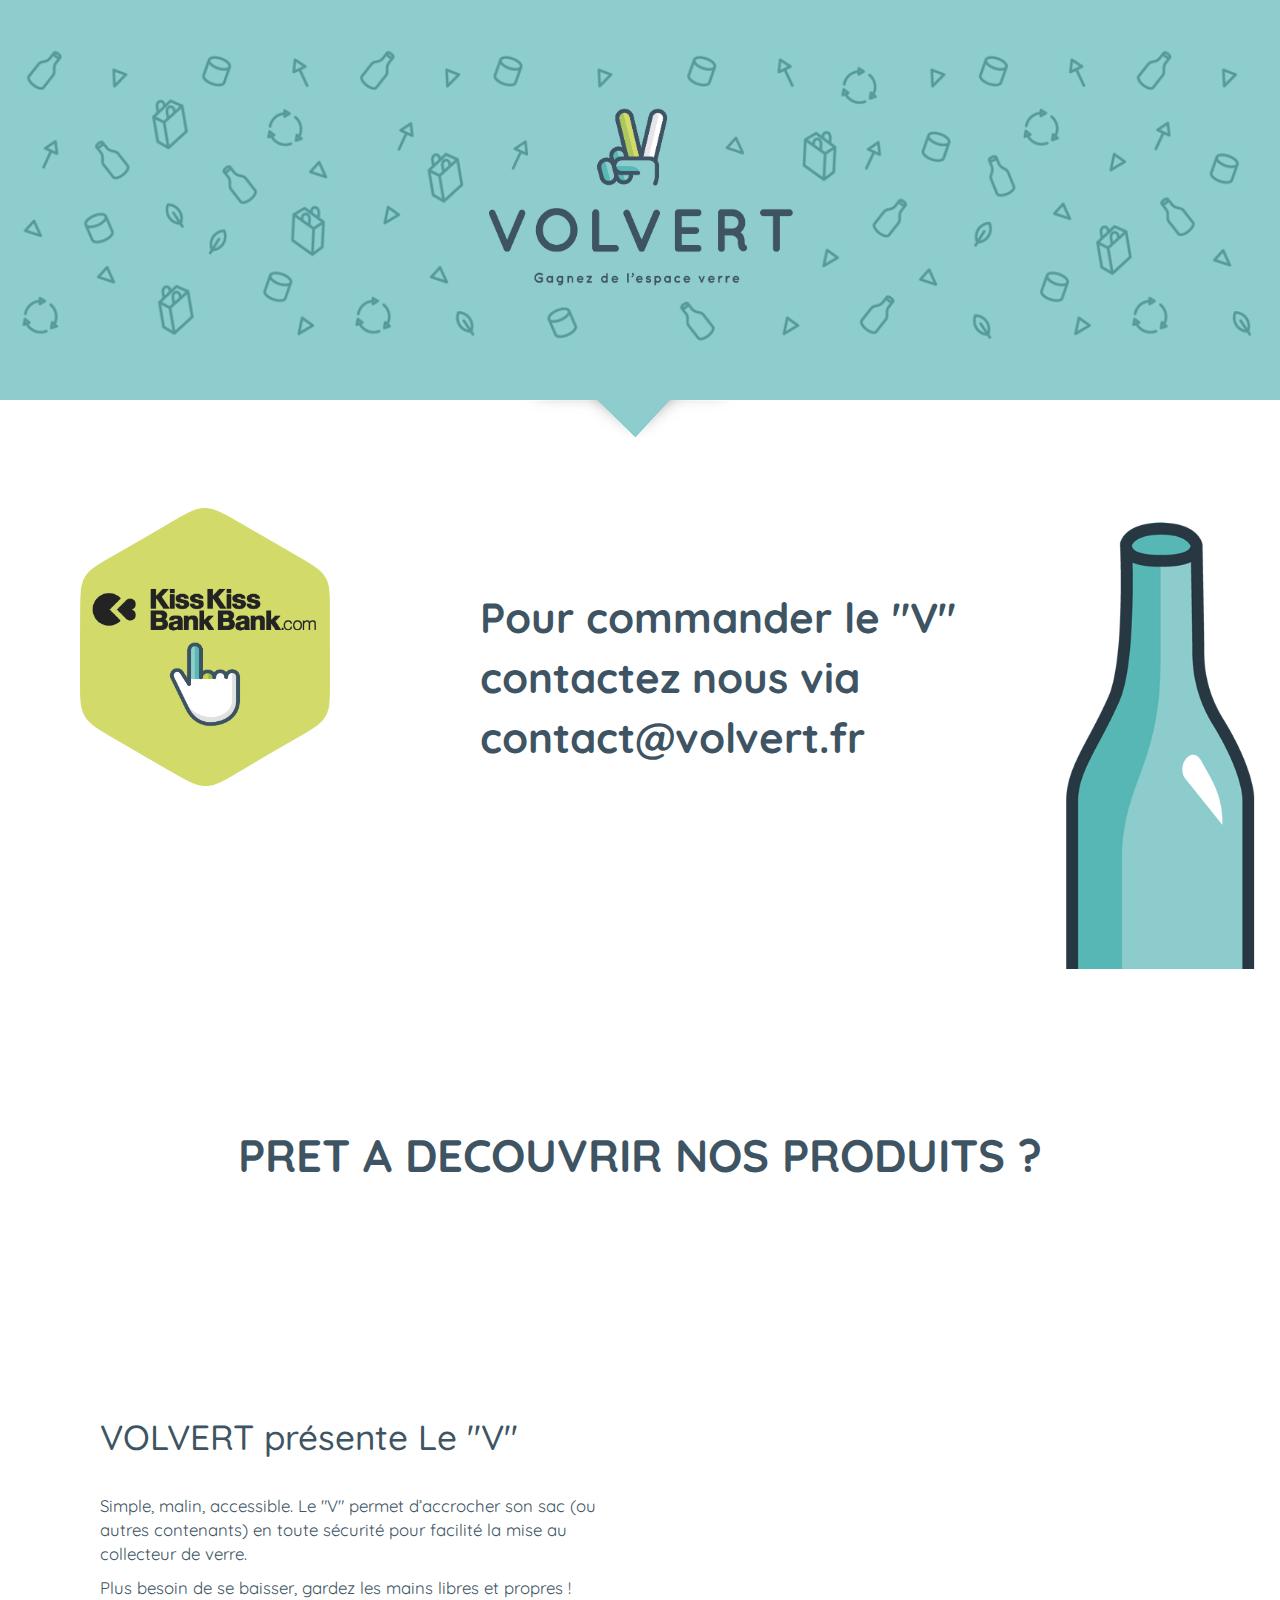
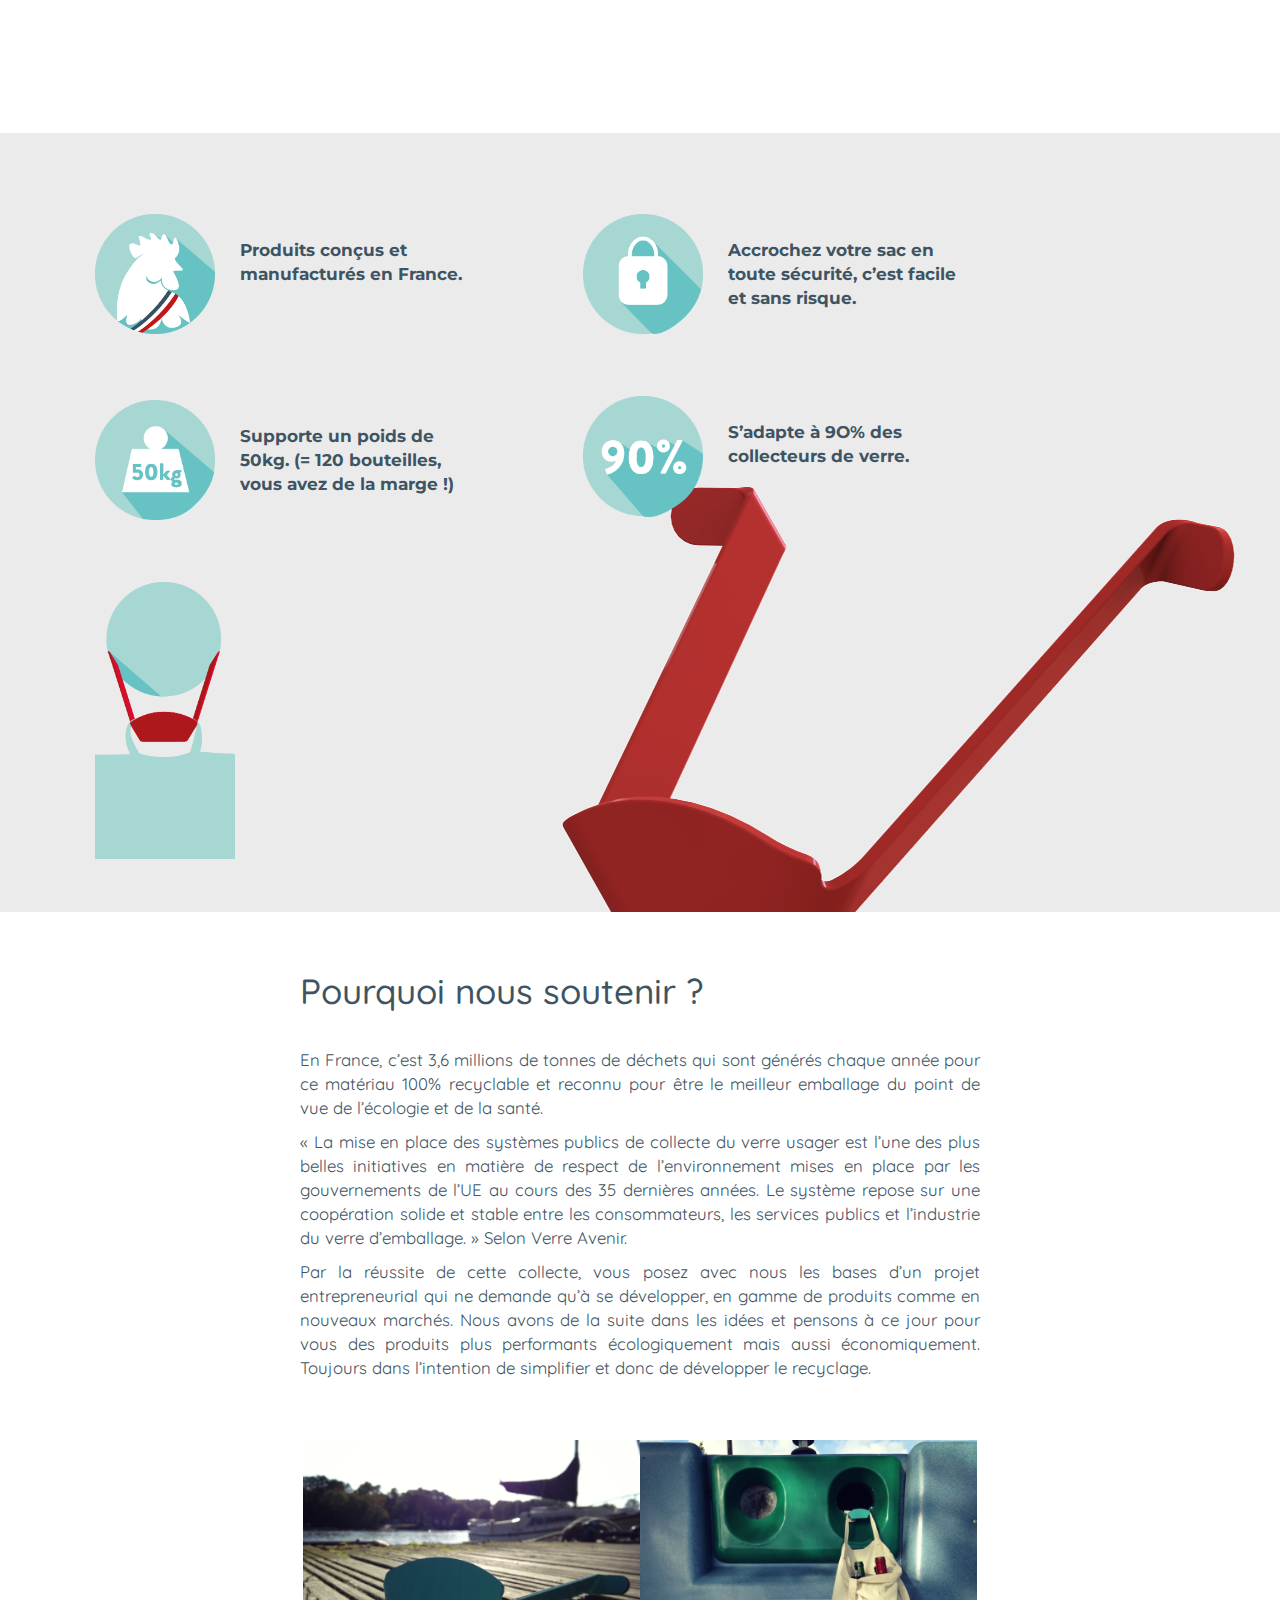
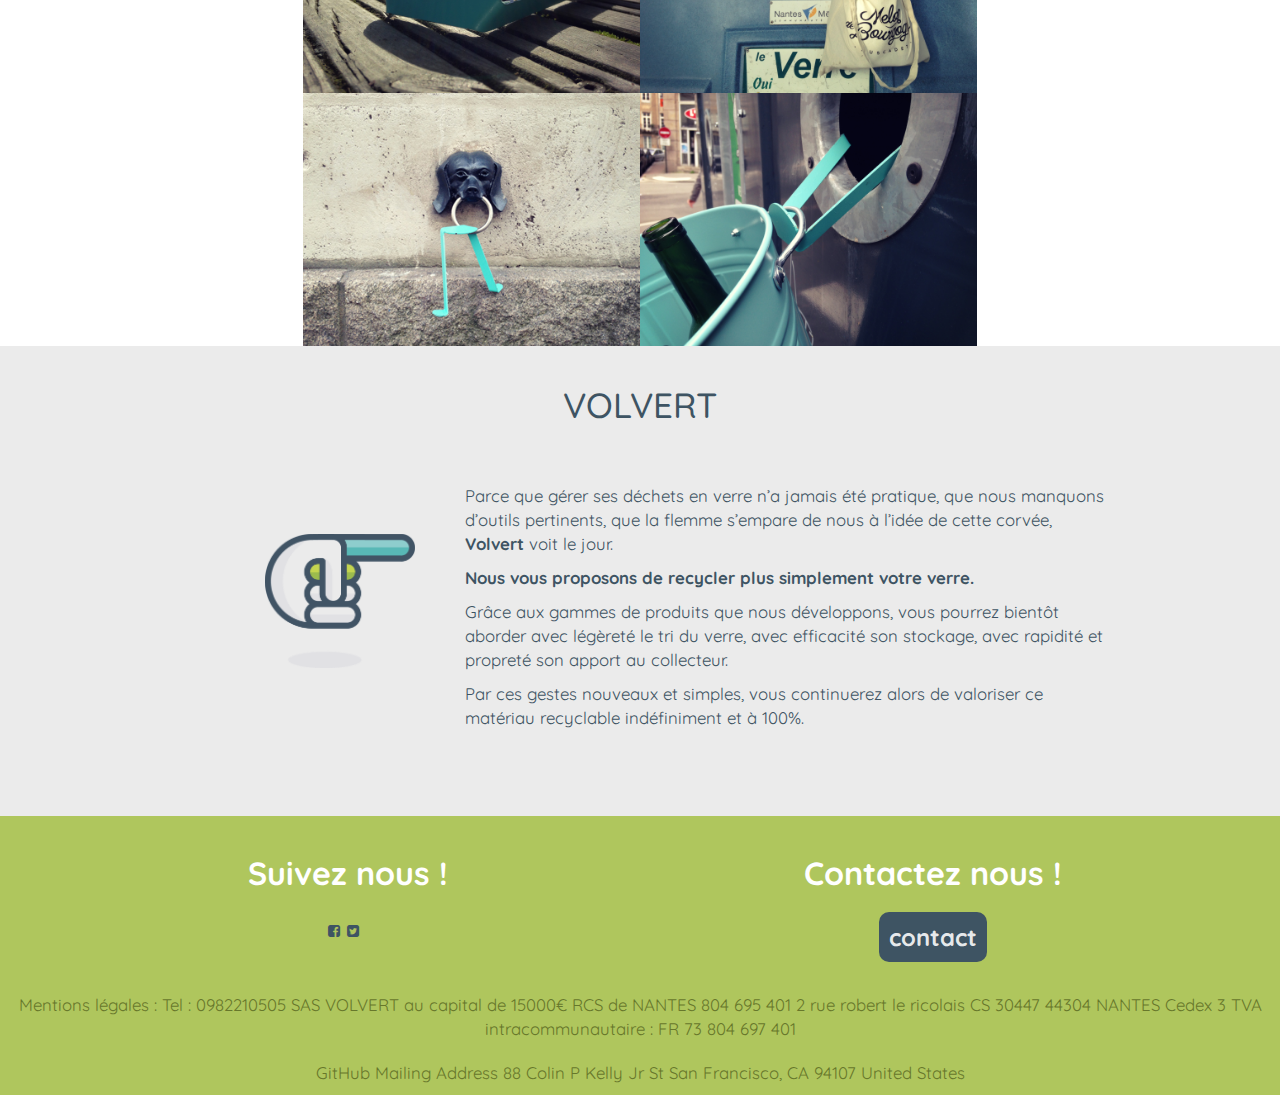
<file: index.html>
<!DOCTYPE html>
<html>
  <head>
    <meta charset="utf-8">
    <meta http-equiv="X-UA-Compatible" content="IE=edge">
    <meta name="viewport" content="width=device-width, initial-scale=1">
    <title>VOLVERT outil nouveau & simple pour recycler vos déchets verre</title>
    <meta name="description" content="Triez, stockez, transportez, videz vos déchets en verre au collecteur plus simplement grâce aux outils que nous développons! Volvert invente des gestes nouveaux et simples pour favoriser la gestion des déchets en verre et développer leur recyclage!">

    <!-- Facebook lien -->
    <meta property="og:title" content="VOLVERT outil nouveau & simple pour recycler vos déchets verre" />
    <meta property="og:type" content="website" />
    <meta property="og:url" content="http://www.volvert.fr/" />
    <meta property="og:image" content="http://www.volvert.fr/logo.jpg" />
    <meta property="og:description" content="Triez, stockez, transportez, videz vos déchets en verre au collecteur plus simplement grâce aux outils que nous développons! Volvert invente des gestes nouveaux et simples pour favoriser la gestion des déchets en verre et développer leur recyclage!" />
    <meta property="og:site_name" content="VOLVERT" />
    <meta property="fb:admins" content="743077102" />

    <!-- Twitter -->
    <meta name="twitter:card" content="summary_large_image">
    <meta name="twitter:site" content="@publisher_handle">
    <meta name="twitter:title" content="VOLVERT outil nouveau & simple pour gérer vos déchets verre">
    <meta name="twitter:description" content="Triez, stockez, transportez, videz vos déchets en verre au collecteur plus simplement grâce aux outils que nous développons! Volvert invente des gestes nouveaux et simples pour favoriser la gestion des déchets en verre et développer leur recyclage!">
    <meta name="twitter:creator" content="@author_handle">
    <meta name="twitter:image:src" content="http://www.example.com/image.jpg">

    <link rel="shortcut icon" type="images/x-icon" href="images/icone volvert.png">
    <link href="http://maxcdn.bootstrapcdn.com/font-awesome/4.1.0/css/font-awesome.min.css" rel="stylesheet">
    <link href='http://fonts.googleapis.com/css?family=Arvo:700' rel='stylesheet' type='text/css'>
    <link href='http://fonts.googleapis.com/css?family=Open+Sans:400,700' rel='stylesheet' type='text/css'>
    <link rel="stylesheet" href="https://maxcdn.bootstrapcdn.com/font-awesome/4.1.0/css/font-awesome.min.css">
    <link rel="stylesheet" href="https://maxcdn.bootstrapcdn.com/bootstrap/3.2.0/css/bootstrap.min.css">
    <link rel="stylesheet" type="text/css" href="css/style.css">
    <link href='http://fonts.googleapis.com/css?family=Dosis:200,300,400,500,600,700,800|Quicksand:300,400,700' rel='stylesheet' type='text/css'>
    <link href='http://fonts.googleapis.com/css?family=Montserrat' rel='stylesheet' type='text/css'>
  </head>
  <body>


    <header>
       <a href="http://www.volvert.fr"><img src="images/logo.jpg" alt="logo volvert" class="logo" width=315/></a>
    </header>
    
    <section id="soutien">

      <div class="espace"></div> 

      <div class="container">
        <div class="row">
          <div class="col-sx-12 col-sm-3">
            <a href="http://www.kisskissbankbank.com/fr/projects/simplifiez-vous-le-recyclage-du-verre" class="KKBB"></a>
            <div class="espace"></div> 
          </div>
          <div class="col-sx-12 col-sm-1"></div>
          <div class="col-sx-12 col-sm-8">
            <section class="text">
              <div class="espace"></div> 
            <p>Pour commander le "V" contactez nous via contact@volvert.fr </p>
                  <div class="grandespace"></div> 
            </section>
          </div>
        </div>
      </div>
    </section>

    <section class="pret">
     <div class="ready">
      <p> <span>PRET A DECOUVRIR NOS PRODUITS ?</span></p>
     </div>    
    </section>

    <section class="video">
      <div class="row">
        <div class="col-sx-12 col-sm-6">
          <div class="textvideo">
            <h1>VOLVERT présente Le "V" </h1>
            <div class="espace"></div> 
            <p>Simple, malin, accessible. Le "V" permet d’accrocher son sac (ou autres contenants) en toute sécurité pour facilité la mise au  collecteur de verre.</p>
            <p>Plus besoin de se baisser, gardez les mains libres et propres !</p>
          </div>
        </div>
        <div class="col-sx-12 col-sm-6">
          <div class="video">
            <object type="text/html" data="http://www.youtube.com/embed/enw9lOALNfs" style="width:560px;height:315px;"></object>
          </div>
        </div>
      </div>
    </section>

    <section class="produit">
     <div class="espace"></div> 

            <div class="espace"></div> 

          <div class="container">
            <div class="row">
              <div class="col-sx-12 col-sm-5 col-ml-5">
                <img src="images/coq2.png" alt="coq volvert" class="val" width=170/>
                <p>Produits conçus et manufacturés en France. </p>
                <div class="espace"></div>
                <img src="images/poids.png" alt="poids volvert" class="val" width=170/>
                <p>Supporte un poids de 50kg. 
                (= 120 bouteilles, vous avez de la marge !)
                </p>
                <img src="images/sac.png" alt="sac volvert" class="val" width=190/>
              </div>
              <div class="col-sx-12 col-sm-5 col-ml-5">
                <img src="images/securité.png" alt="securité volvert" class="val" width=170/>
                <p>Accrochez votre sac en toute sécurité, c’est facile et sans risque. </p>
                <img src="images/90.png" alt="90 volvert" class="val" width=170/>
                <p>S’adapte à 9O% des collecteurs de verre.</p>
              </div>                      
            </div>
          </div>
      <div class="espace"></div> 
    </section>

    <section class="kiss">
      <h1>Pourquoi nous soutenir ?</h1>
        <div class="espace"></div> 
      <p>En France, c’est 3,6 millions de tonnes de déchets qui sont générés chaque année pour ce matériau 100% recyclable et reconnu pour être le meilleur emballage du point de vue de l’écologie et de la santé.</p>
      <p>« La mise en place des systèmes publics de collecte du verre usager est l’une des plus belles initiatives en matière de respect de l’environnement mises en place par les gouvernements de l’UE au cours des 35 dernières années. Le système repose sur une coopération solide et stable entre les consommateurs, les services publics et l’industrie du verre d’emballage. » Selon Verre Avenir.</p>
      <p>Par la réussite de cette collecte, vous posez avec nous les bases d’un projet entrepreneurial qui ne demande qu’à se développer, en gamme de produits comme en nouveaux marchés. Nous avons de la suite dans les idées et pensons à ce jour pour vous des produits plus performants écologiquement mais aussi économiquement. Toujours dans l’intention de simplifier et donc de développer le recyclage.
      </p>
    </section>

    <section class="photo">
      <div class="container" id="photo">
        <div class="row">
          <div id="cover">
            <div class="item_photo">
              <img src="images/V1.JPG" alt="collecteur" class="p" width=337/>
            </div>
            <div class="item_photo">
              <img src="images/V2.JPG" alt="collecteur" class="p" width=337/>
            </div> 
            <div class="item_photo">
              <img src="images/V3.JPG" alt="collecteur" class="p" width=337/>
            </div>
            <div class="item_photo">
              <img src="images/V4.JPG" alt="collecteur" class="p" width=337/>
            </div>
          </div>
        </div>
      </div>
    </section>

    <section id="info">

      <div class="titre"><h1>VOLVERT</h1></div>


      <div class="container">
        <div class="row">
          <div class="col-sx-12 col-sm-2">
            <div class="espace"></div> 
          </div>
          <div class="col-sx-12 col-sm-9">
            <section class="text2">
            <p>Parce que gérer ses déchets en verre n’a jamais été pratique, que nous manquons d’outils pertinents, que la flemme s’empare de nous à l’idée de cette corvée, <strong>Volvert</strong> voit le jour.</p>

            <p><strong>Nous vous proposons de recycler plus simplement votre verre.</strong></p>

            <p>Grâce aux gammes de produits que nous développons, vous pourrez bientôt aborder avec légèreté le tri du verre, avec efficacité son stockage, avec rapidité et propreté son apport au collecteur.</p>

            <p>Par ces gestes nouveaux et simples, vous continuerez alors de valoriser ce matériau recyclable indéfiniment et à 100%.</p>
                  <div class="espace"></div> 
            <div class="col-sx-12 col-sm-1">
              <div class="espace"></div> 
             </div>
            </section>
          </div>
        </div>
      </div>
    </section>

    <footer>

    
            <div class="container">
          <div class="row">
            <div class="col-sm-6">
              <h2>Suivez nous !</h2>
                <ul class="list-inline">
                  <li><a href="https://www.facebook.com/pages/Volvert/262277657268070?fref=ts" target="_blank"> <i class="fa fa-facebook-square"></i></a>
                <a href="https://twitter.com/VOLVERT_" target="_blank"> <i class="fa fa-twitter-square"></i> </a>
                  </li>
                </ul>               
            </div>
            <div class="col-sm-6">
               <h2>Contactez nous !</h2>

              <a href="contact.html" class='mail'> contact</i></a> 
            </div>
          </div>
        </div>
      <div class="espace"></div> 

      <div class="mentionlegale"><p style="margin-bottom: 0px; padding: 10px; color: rgb(103,119,43)">Mentions légales : Tel : 0982210505 SAS VOLVERT au capital de 15000€ RCS de NANTES 804 695 401 2 rue robert le ricolais CS 30447 44304 NANTES Cedex 3 TVA intracommunautaire : FR 73 804 697 401</p>
        <p style="margin-bottom: 0px; padding: 10px; color: rgb(103,119,43)">GitHub Mailing Address 88 Colin P Kelly Jr St San Francisco, CA 94107 United States</p></div>

    </footer>
   
    <script>
  (function(i,s,o,g,r,a,m){i['GoogleAnalyticsObject']=r;i[r]=i[r]||function(){
  (i[r].q=i[r].q||[]).push(arguments)},i[r].l=1*new Date();a=s.createElement(o),
  m=s.getElementsByTagName(o)[0];a.async=1;a.src=g;m.parentNode.insertBefore(a,m)
  })(window,document,'script','//www.google-analytics.com/analytics.js','ga');

  ga('create', 'UA-54963022-1', 'auto');
  ga('send', 'pageview');

</script>


  </body>
</html>
</file>
<file: css/style.css>
html,body{
	position: relative;
	margin: 0px;
	height: 100%;
	font-family: 'Quicksand';
	background-color: rgb(255,255,255);
}

/****
textes
****/
strong { 	color: rgb(62,84,99);}
p {			color: rgb(62,84,99);}
a {			color: rgb(62,84,99);text-decoration: none;}
a:hover {	color: white;text-decoration: none;}
ul {		list-style-type: none;}
i {			font-size: 3.5em;
			margin-right: 0.2em;
			}
a.mail {
	background-color: rgb(62,84,99);
    font-size: 1.7em;
    border-radius: 10px;
    padding: 10px;
    color: rgba(255, 255, 255, 0.9);
    text-align: center;
    font-weight: 700;
    margin-top: 30px;
}

a.mail:hover{
	background-color: white;
	color: rgb(62,84,99);
}
p {	font-size: 1.2em;}

/* LOGO */

img[class='logo']{
	margin: auto;
	display: block;
}

/****
titres
*****/
h2{
	margin-bottom: 30px;
	margin-top: 10px;
	font-size: 2.3em;
	font-weight: 700;
}

h1{
	font-size: 2.5em;
	font-weight: 700px;
	color: rgb(62,84,99);
}


/*****
styles généraux
******/

.espace {
	height: 2em;
}

.grandespace {
	height: 5em;
}

/*****
Layout
******/

/**** header *****/

header {
	background-image: url("../images/Haut.png");
	background-size: cover;
	background-repeat: no-repeat;
	background-position: top center;
	height: 400px;
	padding-top: 100px;
}

/**** soutien *****/

section#soutien {
	background: #fff url("../images/fleche.png") top center no-repeat;
	padding: 70px 0;
}

@media (min-width: 992px) {
	section#soutien {
	background: url("../images/fleche2.png") top center no-repeat;
	background-size: 1850px; 
}
}

section.text
{
	padding-left: 20px;
	background: none;
	margin-left: 20px;
	margin-right: 20px;
	font-size: 2em;
	font-weight: 700;
}

@media (min-width: 768px) {
	section.text
	{
		background: url("../images/") left center no-repeat;
		background-size: 200px;
		padding-left: 70px;
		padding-right: 70px;
		padding-top: 10px;
		font-size: 2em;
	}
}

@media (min-width: 992px) {
	section.text
	{
		background: url("../images/") left center no-repeat;
		background-size: 200px;
		padding-left: 0px;
		padding-right: 180px;
		padding-top: 20px;
		font-size: 2.5em;
	}
}


a.KKBB {
width:280px;
height:300px;
display:block;
background-image:url("../images/KKBB.jpg");
background-repeat:no-repeat;
background-size: 250px;
margin: 10px;

}
a.KKBB:hover {
background-image:url("../images/KKBB2.jpg");
background-repeat:no-repeat
}


/**** pret *****/

section[class='pret']
{
	background: url("../images/IMG2.jpg") left center no-repeat fixed ;
	background-size: cover;
}

div[class='ready']
{
	font-size: 1.2em;
	font-family: 'Quicksand';
	text-align: center;
	font-weight: 700;
	padding: 100px;
}

@media (min-width: 768px) {
div[class='ready']
{
	font-size: 2.7em;
	font-family: 'Quicksand';
	text-align: center;
	font-weight: 700;
	padding: 100px;
}
}



/**** infos *****/

section#info{
	background-color: rgb(235,235,235);
	padding: 20px;
}

section.text2
{
	padding-left: 0;
	background: none;
	margin-left: 0px;
	margin-right: 0px;
}
@media (min-width: 992px) {
	section.text2
	{
		background: url("../images/main_direction.png") left center no-repeat;
		background-size: 150px;
		padding-left: 200px;
		padding-top: 50px;
	}
}

div[class='titre']
{
	text-align: center;
}

/**** Produit *****/

div[class='video2']
{
	margin-bottom: 50px;
}

object
{
	margin: auto;
	display: block;
}

section[class='produit']
{
	background: rgb(235,235,235) url("../images/le v.png") bottom right no-repeat;
	text-align: left;
	font-weight: 700;
	font-family: 'Montserrat'
}

img[class='val']
{
	margin: auto;
	display: block;
	padding: 25px;
	float: left;
}

section.produit p{
	padding: 50px;
}
	

/**** video *****/

section[clas='video']
{
	background-color: rgb(255,255,255);
	padding-top: 100px;
	padding-bottom: 100px;

}

div[class='textvideo']
{
	padding-left: 20px;
	padding-top: 20px;
	padding-bottom: 20px;
}

@media (min-width: 768px) {
	div[class='textvideo']
{
	padding-left: 100px;
	padding-top: 100px;
	padding-bottom: 100px;
}
}

div[class='video']
{
	padding-top: 60px;
	padding-bottom: 60px;
}

/**** kiss *****/

section[class='kiss']
{
	text-align: justify;
	padding-left: 20px;
	padding-right: 20px;
	margin-top: 60px;
	margin-bottom: 60px;
}

@media (min-width: 992px) {
	section.kiss
	{
		padding-right: 300px;
		padding-left: 300px;
	}
}

/**** photo *****/

div[id='photo']
{
	margin: 0px;
	padding: 0px;
	width: auto;
}

div[id='p']
{
	width: auto;
	margin: 0px;
	padding: 0px;
}
div#cover {
	width: 337px;
	margin: 0px auto;
	padding: 0px;
}
@media (min-width: 674px) {
	div#cover {
	width: 674px;
	}	
}
@media (min-width: 1348px) {
	div#cover {
	width: 1348px;
	}
}
div#cover .item_photo {
	width: 337px;
	float: left;
}
/**** Contact *****/

div.map{
	margin-top: 4em;
}

div.contact{
	padding-left: 3em;
	font-size: 1.2em;
}

h3{
	font-size: 1.5em;
	font-weight: 700;
}

/**** footer *****/
footer
{
	text-align: center;
	color: white;
	padding-top: 30px;
	margin-left: 0px;
	margin-right: 0px;
	margin-bottom: 0px;
	background-color: rgb(175,198,93);
}
</file>
